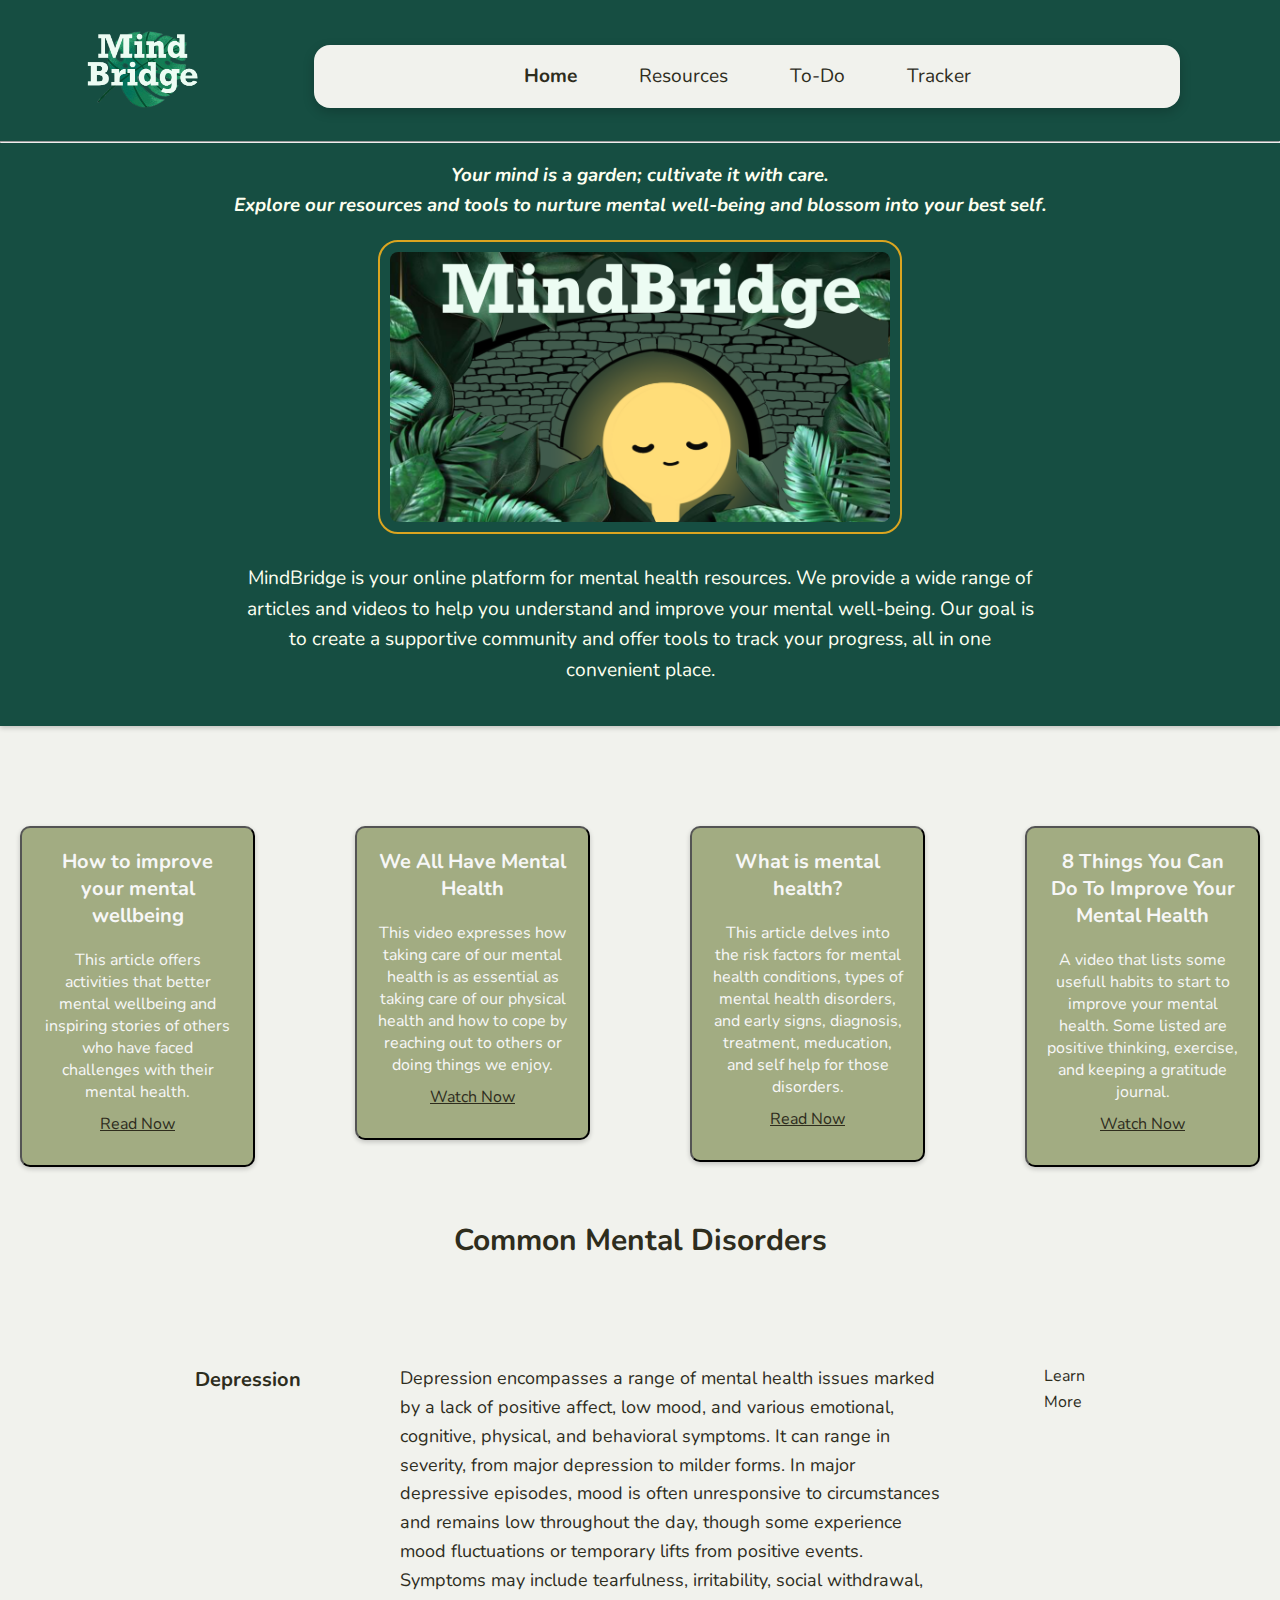
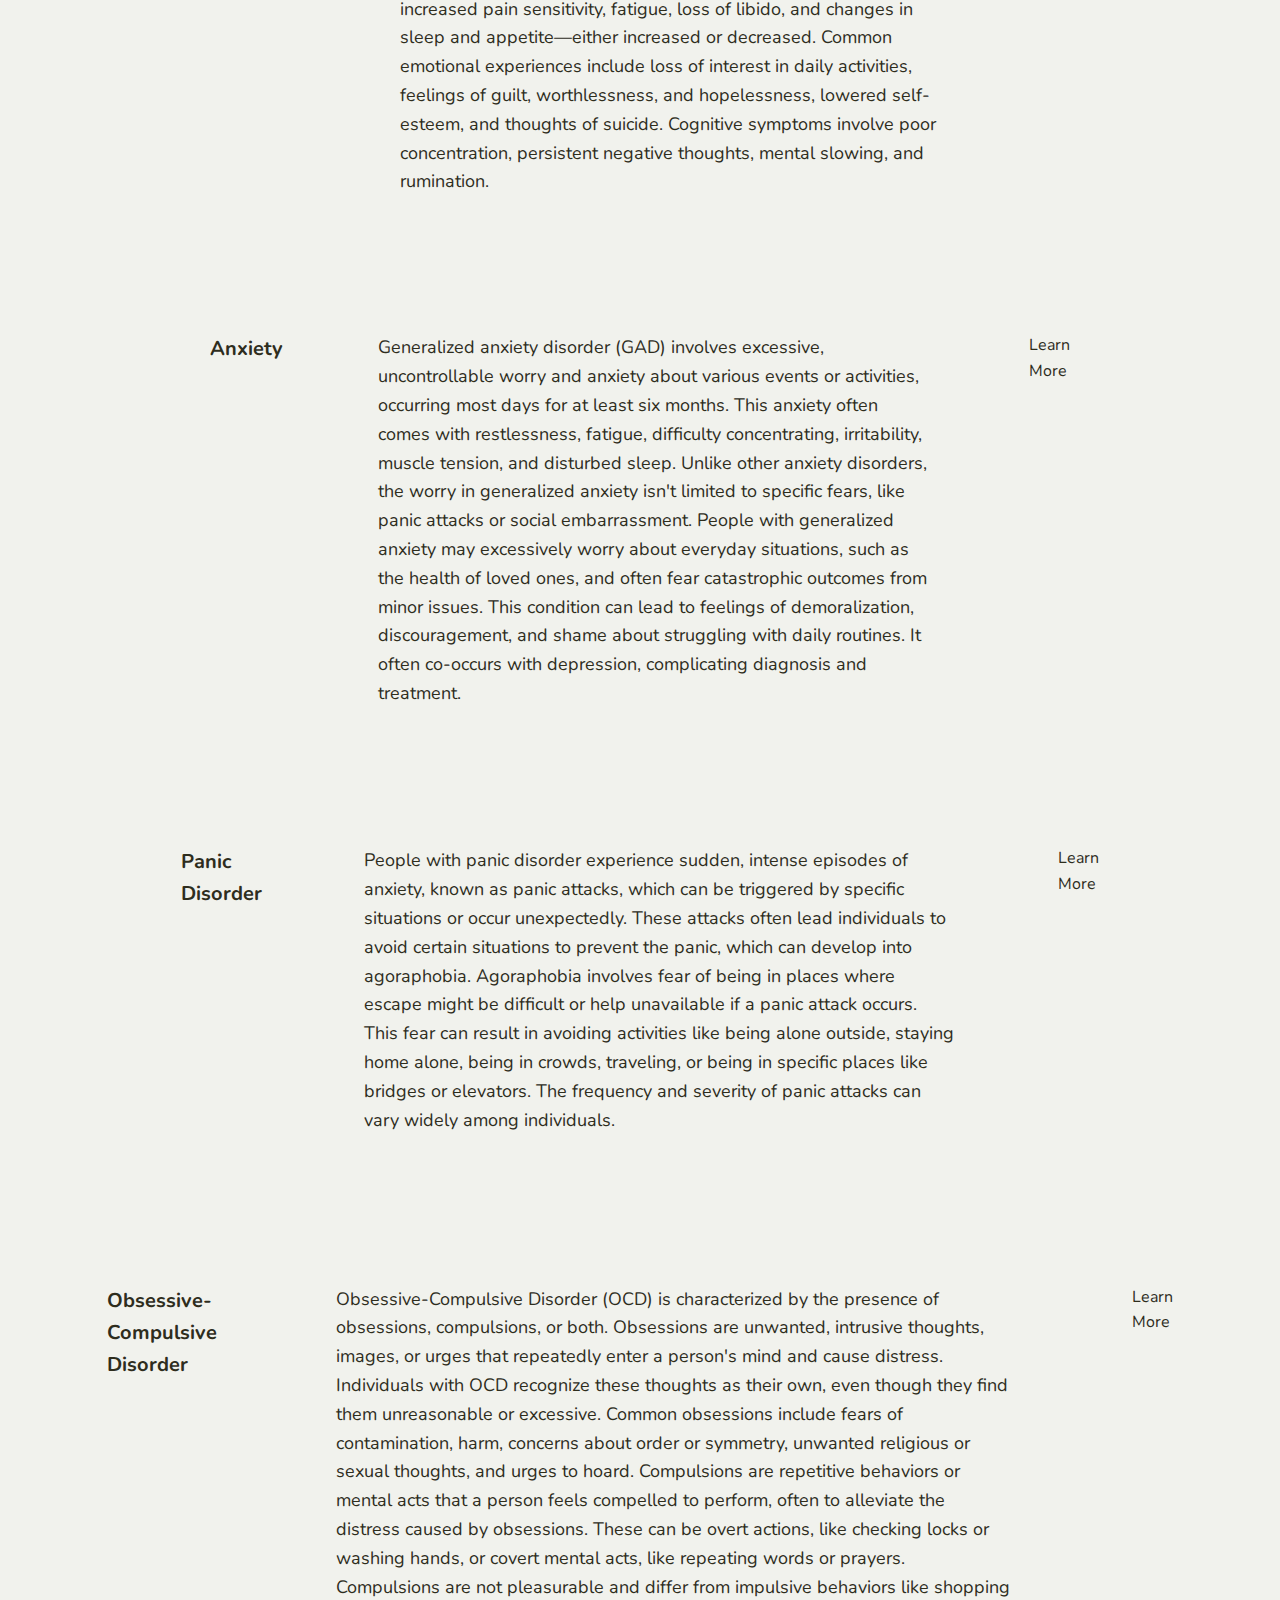
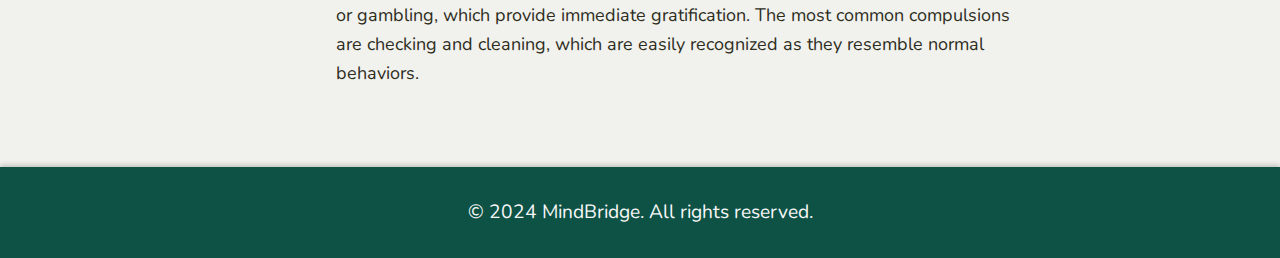
<file: index.html>
<!DOCTYPE html>
<html lang="en">

<head>
    <meta charset="UTF-8">
    <meta name="viewport" content="width=device-width, initial-scale=1.0">
    <link rel="stylesheet" href="style.css">
    <script src="https://code.jquery.com/jquery-3.4.1.min.js"></script>

    <title>MindBridge</title>

    <style>
    @import url('https://fonts.googleapis.com/css2?family=Nunito:ital,wght@0,200..1000;1,200..1000&family=Playwrite+BR:wght@100..400&display=swap');
    </style>
    
</head>

<body>
    <header>

        <!--logo  -->
        <div class="container">
            <div>
                <img id="logo-image" src="logo.png" alt="MindBridge Logo">
            </div>
            <!-- menu  -->

            <nav class="navbar">
                <ul class="nav links">
                    <li class="nav-link">
                        <a class = "current" href="#index.html">Home</a>
                    </li>
                    <li class="nav-link resources">
                        <a href="#resources.html">Resources</a>
                        <ul class="drop-down">
                            <li class="dropDownItem"><a href="articles/articles.html"> Articles </a></li>
                            <li class="dropDownItem"><a href="videos/videos.html"> Videos </a> </li>
                            <li class="dropDownItem"> <a href=channels/channels.html> Channels </a> </li>
                            <li class="dropDownItem"> <a href=stories/stories.html> Stories </a> </li>

                        </ul>
                    </li>
                    
                    <li class="nav-link goals">
                        <a href="goals/goals.html">To-Do</a>
                    </li>
                    <li class="nav-link tracker">
                        <a href="#tracker.html">Tracker</a>
                        <ul class="dropDownTracker">
                            <li class="dropDownTrackerItem"><a href="calender/calender.html"> Calendar </a></li>
                            <li class="dropDownTrackerItem"><a href="notes/notes.html"> Notes </a> </li>

                        </ul>

                    </li>
                </ul>

            </nav>
        </div>


        </div>


        <hr/>


        <h3><i>Your mind is a garden; cultivate it with care.<br> Explore our resources and tools to nurture mental
                well-being and blossom into your best self.</i></h3>
        <div id="bannerWrap"><img id="banner-image" src="banner.png" alt="MindBridge Banner"></div>
        <p>MindBridge is your online platform for mental health resources. We provide a wide range of articles and
            videos to help you understand and improve your mental well-being. Our goal is to create a supportive
            community and offer tools to track your progress, all in one convenient place.</p>
    </header>

 <!--  the reason it looks hard is bc of the nav bar, tahst copied and apsted on all of them  -->

    <main>
        <section id="resources">
            <a href="https://www.mind.org.uk/information-support/tips-for-everyday-living/wellbeing/" target="_blank">
                <button class="resource-box">
                    <h3>How to improve your mental wellbeing</h3>
                    <p>This article offers activities that better mental wellbeing and inspiring stories of others who
                        have faced challenges with their mental health. 
                        <p class="readnow"> Read Now </p>
                    </p>
                </button>
            </a>
            <a href="https://youtu.be/DxIDKZHW3-E?feature=shared" target="_blank">
                <button class="resource-box">
                    <h3>We All Have Mental Health</h3>
                    <!-- like this is how u make text rlly easy -->
                    <p>This video expresses how taking care of our mental health is as essential as taking care of our
                        physical health and how to cope by reaching out to others or doing things we enjoy.
                    <p class="watchnow"> Watch Now </p>
                    </p>
                </button>
            </a>
            <a href="https://www.medicalnewstoday.com/articles/154543" target="_blank">
                <!--  this is how u make a link below is a button rlly easy I swear-->
                <button class="resource-box">
                    <h3>What is mental health?</h3>
                    <p>This article delves into the risk factors for mental health conditions, types of mental health
                        disorders, and early signs, diagnosis, treatment, meducation, and self help for those disorders.
                    <p class="readnow"> Read Now </p>
                    </p>
                </button>
            </a>
            <a href="https://youtu.be/3QIfkeA6HBY?feature=shared" target="_blank">
                <button class="resource-box">
                    <h3>8 Things You Can Do To Improve Your Mental Health</h3>
                    <p>A video that lists some usefull habits to start to improve your mental health. Some listed are
                        positive thinking, exercise, and keeping a gratitude journal.
                        <p class="watchnow"> Watch Now </p>
                    </p>
                </button>
            </a>
        </section>
    </main>

        <h3 class="title2"> Common Mental Disorders  </h3>
     <div class= "disorders">
    <div class="depression"> 
        <h3> Depression </h3>
        <p> Depression encompasses a range of mental health issues marked by a lack of positive affect, low mood, and various emotional, cognitive, physical, and behavioral symptoms. It can range in severity, from major depression to milder forms. In major depressive episodes, mood is often unresponsive to circumstances and remains low throughout the day, though some experience mood fluctuations or temporary lifts from positive events.

        Symptoms may include tearfulness, irritability, social withdrawal, increased pain sensitivity, fatigue, loss of libido, and changes in sleep and appetite—either increased or decreased. Common emotional experiences include loss of interest in daily activities, feelings of guilt, worthlessness, and hopelessness, lowered self-esteem, and thoughts of suicide. Cognitive symptoms involve poor concentration, persistent negative thoughts, mental slowing, and rumination.</p>
        <a href ="https://www.psychiatry.org/patients-families/depression/what-is-depression"> Learn More </a>
        </div>

    <div class="depression">
    <h3> Anxiety </h3>
    <p> Generalized anxiety disorder (GAD) involves excessive, uncontrollable worry and anxiety about various events or activities, occurring most days for at least six months. This anxiety often comes with restlessness, fatigue, difficulty concentrating, irritability, muscle tension, and disturbed sleep. Unlike other anxiety disorders, the worry in generalized anxiety isn't limited to specific fears, like panic attacks or social embarrassment.

    People with generalized anxiety may excessively worry about everyday situations, such as the health of loved ones, and often fear catastrophic outcomes from minor issues. This condition can lead to feelings of demoralization, discouragement, and shame about struggling with daily routines. It often co-occurs with depression, complicating diagnosis and treatment. </p> 
    <a href = "https://www.nimh.nih.gov/health/topics/anxiety-disorders"> Learn More </a>
    </div>

<div class="depression"> 
<h3> Panic Disorder </h3>
<p> People with panic disorder experience sudden, intense episodes of anxiety, known as panic attacks, which can be triggered by specific situations or occur unexpectedly. These attacks often lead individuals to avoid certain situations to prevent the panic, which can develop into agoraphobia. Agoraphobia involves fear of being in places where escape might be difficult or help unavailable if a panic attack occurs. This fear can result in avoiding activities like being alone outside, staying home alone, being in crowds, traveling, or being in specific places like bridges or elevators. The frequency and severity of panic attacks can vary widely among individuals. </p>
<a href = "https://www.nhs.uk/mental-health/conditions/panic-disorder/"> Learn More </a>
</div>

<div class="depression">
    <h3> Obsessive-Compulsive Disorder </h3>
    <p> Obsessive-Compulsive Disorder (OCD) is characterized by the presence of obsessions, compulsions, or both. Obsessions are unwanted, intrusive thoughts, images, or urges that repeatedly enter a person's mind and cause distress. Individuals with OCD recognize these thoughts as their own, even though they find them unreasonable or excessive. Common obsessions include fears of contamination, harm, concerns about order or symmetry, unwanted religious or sexual thoughts, and urges to hoard.

    Compulsions are repetitive behaviors or mental acts that a person feels compelled to perform, often to alleviate the distress caused by obsessions. These can be overt actions, like checking locks or washing hands, or covert mental acts, like repeating words or prayers. Compulsions are not pleasurable and differ from impulsive behaviors like shopping or gambling, which provide immediate gratification. The most common compulsions are checking and cleaning, which are easily recognized as they resemble normal behaviors. </p>
    <a href = "https://www.mayoclinic.org/diseases-conditions/obsessive-compulsive-disorder/symptoms-causes/syc-20354432"> Learn More </a>

</div>
         </div>   

    <footer>
        <p>© 2024 MindBridge. All rights reserved.</p>
    </footer>
</body>

</html>
</file>
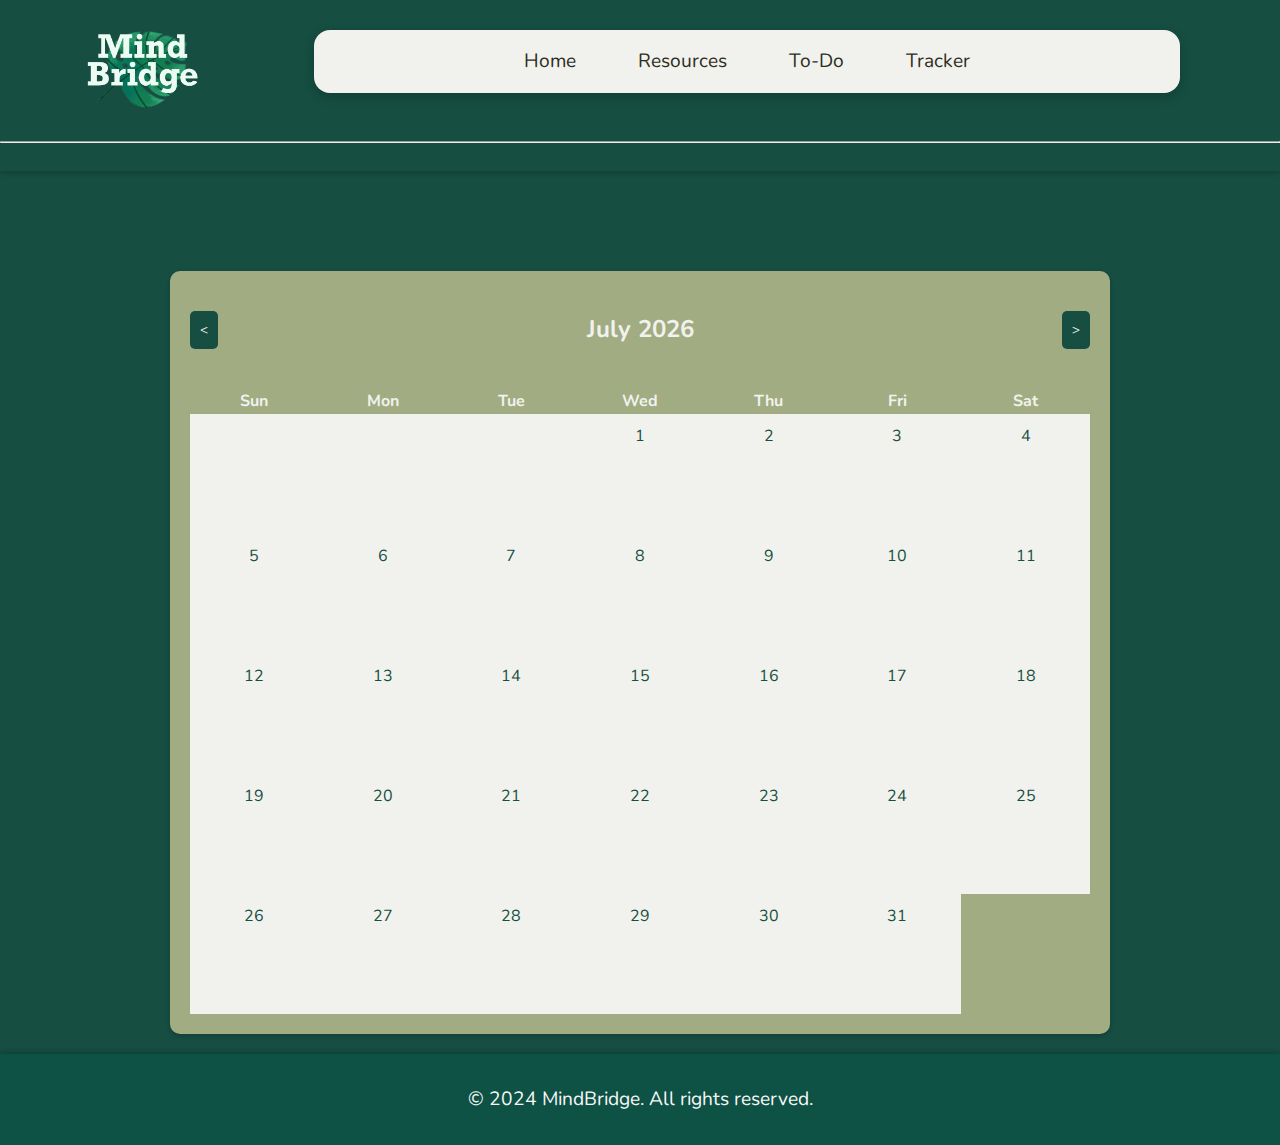
<file: calender/calender.html>
<!DOCTYPE html>
<html lang="en">
<head>
  <meta charset="UTF-8">
  <meta name="viewport" content="width=device-width, initial-scale=1.0">
  <title>Calendar</title>
  <link rel="stylesheet" href="calender.css">
  <style>
      @import url('https://fonts.googleapis.com/css2?family=Nunito:ital,wght@0,200..1000;1,200..1000&family=Playwrite+BR:wght@100..400&display=swap');
  </style>

</head>
<body>
  <header>
     <!-- menu bar start  -->
            <!--logo  -->
               <div class="container">
                <div>
                    <img id="logo-image" src="../logo.png" alt="MindBridge Logo">
                </div>
                <!-- menu  -->
    <!-- class = "current" -->
                <nav class="navbar">
                    <ul class="nav links"> 
                    <li class="nav-link"> 
                            <a href="../index.html">Home</a>   
                    </li>
                    <li class="nav-link resources"> 
                            <a href="#resources.html">Resources
                            </a>
                        <ul class="drop-down">
                            <li class = "dropDownItem"><a href = "../articles/articles.html"> Articles </a></li>
                            <li class = "dropDownItem"><a href = "../videos/videos.html"> Videos </a>  </li>
                            <li class = "dropDownItem"> <a href = "../channels/channels.html">Channels </a> </li>
                            <li class = "dropDownItem"> <a href = "../stories/stories.html"> Stories </a> </li>
                        </ul>
                        </li>
                    <li class="nav-link"> 
                            <a href="../goals/goals.html">To-Do</a>  
                        </li>
                    <li class="nav-link tracker"> 
                            <a href="#tracker.html">Tracker</a>
                        <ul class="dropDownTracker">
                            <li class = "dropDownTrackerItem"><a class = "current" href = "#calender.html"> Calendar </a></li>
                            <li class = "dropDownTrackerItem"><a href = "../notes/notes.html"> Notes </a>  </li>
                        </ul>
                        </li>
                    </ul>
                </nav>
                </div>
            </div>
            <hr/>

          <!-- menu bar end -->
  </header>

  <main>
    <div id="calendar-container">
      <div class="calendar-header">
        <button id="prevMonth">&lt;</button>
        <h2 id="monthYear"></h2>
        <button id="nextMonth">&gt;</button>
      </div>
      <div class="days-of-week">
        <div>Sun</div>
        <div>Mon</div>
        <div>Tue</div>
        <div>Wed</div>
        <div>Thu</div>
        <div>Fri</div>
        <div>Sat</div>
      </div>
      <div class="calendar-days" id="calendarDays">
        <!-- Days will be dynamically generated -->
      </div>
    </div>

    <div id="eventModal" class="modal">
      <div class="modal-content">
        <span class="close">&times;</span>
        <h2>Add Event</h2>
        <form id="eventForm">
          <label for="eventDate">Date:</label>
          <input type="text" id="eventDate" name="eventDate" readonly>
          <label for="eventTitle">Event Title:</label>
          <input type="text" id="eventTitle" name="eventTitle" required>
          <button type="submit">Add Event</button>
        </form>
      </div>
    </div>
  </main>

  <footer>
    <p>&copy; 2024 MindBridge. All rights reserved.</p>
  </footer>

  <script src="calender.js"></script>
</body>
</html>
</file>
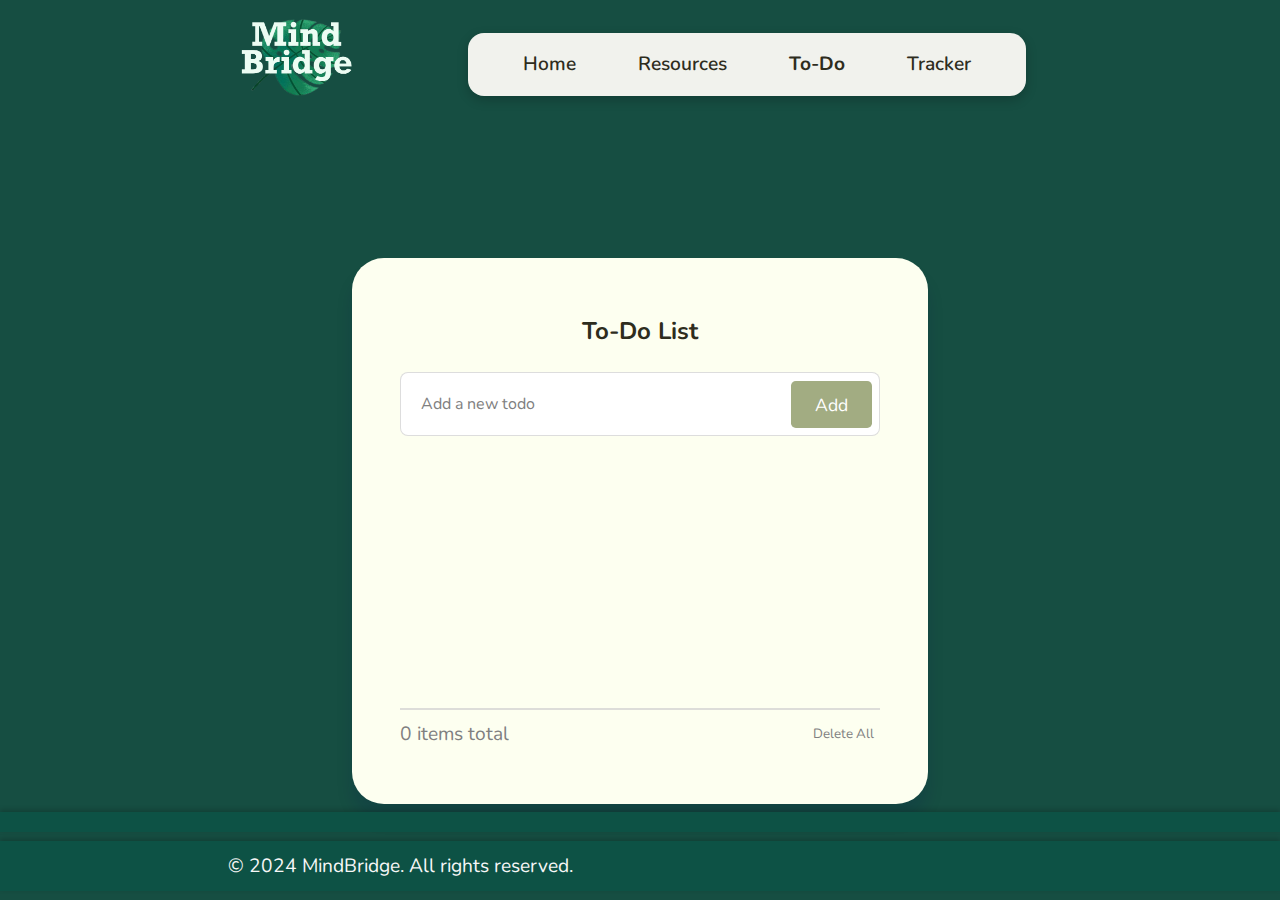
<file: goals/goals.html>
<!DOCTYPE html>
<html lang="en">

<head>
    <meta charset="UTF-8">
    <meta name="viewport" content="width=device-width, initial-scale=1.0">
    <title>goals</title>
    <link rel="stylesheet" href="goals.css">
    <style>
        @import url('https://fonts.googleapis.com/css2?family=Nunito:ital,wght@0,200..1000;1,200..1000&family=Playwrite+BR:wght@100..400&display=swap');
    </style>

</head>

<body>
     <!-- menu bar start  -->
            <!--logo  -->
               <div class="container">
                <div>
                    <img id="logo-image" src="../logo.png" alt="MindBridge Logo">
                </div>
                <!-- menu  -->
    <!-- class = "current" -->
                <nav class="navbar">
                    <ul class="nav links"> 
                    <li class="nav-link"> 
                            <a href="../index.html">Home</a>   
                    </li>
                    <li class="nav-link resources"> 
                            <a href="#resources.html">Resources
                            </a>
                        <ul class="drop-down">
                            <li class = "dropDownItem"><a href = "../articles/articles.html"> Articles </a></li>
                            <li class = "dropDownItem"><a href = "../videos/videos.html"> Videos </a>  </li>
                            <li class = "dropDownItem"> <a href = "../channels/channels.html">Channels </a> </li>
                            <li class = "dropDownItem"> <a href = "../stories/stories.html"> Stories </a> </li>
                        </ul>
                        </li>
                    <li class="nav-link"> 
                            <a class = "current" href="#goals.html">To-Do</a>  
                        </li>
                    <li class="nav-link tracker"> 
                            <a href="#tracker.html">Tracker</a>
                        <ul class="dropDownTracker">
                            <li class = "dropDownTrackerItem"><a href = "../calender/calender.html""> Calendar </a></li>
                            <li class = "dropDownTrackerItem"><a href = "../notes/notes.html"> Notes </a>  </li>
                        </ul>
                        </li>
                    
                    </ul>
                </nav>
                </div>
            </div>

          <!-- menu bar end -->
    <header>



    </header>
    <section class="todo">
        <h2> To-Do List</h2>
        <div class="input">
            <input type="text" class="input-field" id="todoInput" placeholder="Add a new todo" />
            <button class="btn"> Add </button>
        </div>
        <ul class="scroll">
            <li id="todoList" </li>
        </ul>
        <div>
            <hr class="counter" />
            <div class="counter-container">
                <p> <span id="todoCount"> 0 </span> items total</p>
                <button id="deleteButton"> Delete All </button>
            </div>
        </div>
    </section>
    <footer>



    </footer>
    <footer>
        <p>© 2024 MindBridge. All rights reserved.</p>
      </footer>
    <script src="goals.js"></script>
</body>

</html>
</file>
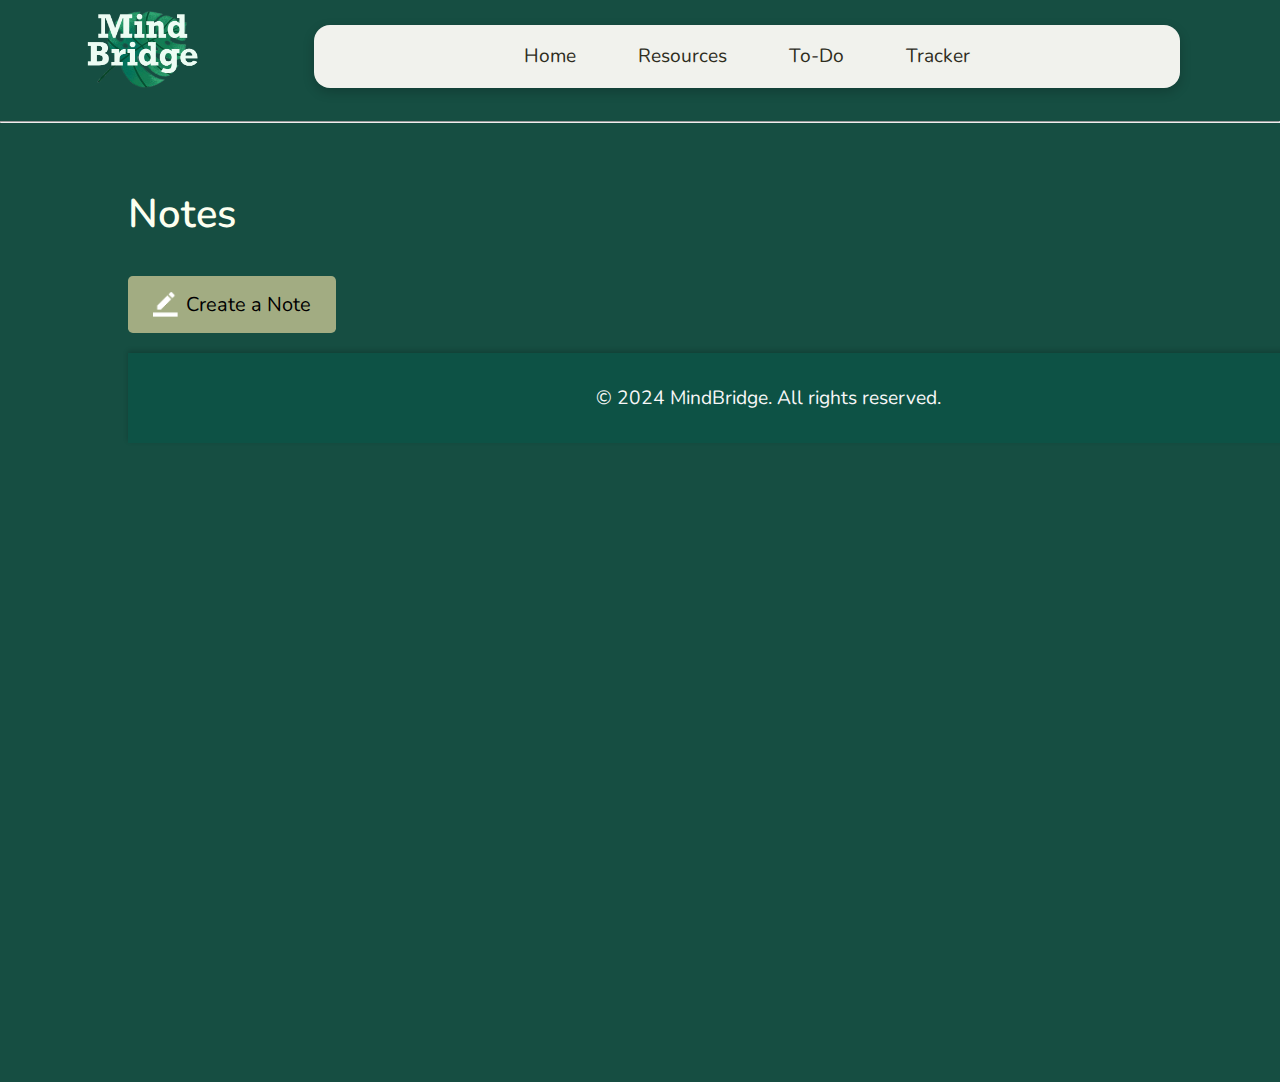
<file: notes/notes.html>
<!DOCTYPE html>
        <html>
        <head>
          <meta charset="utf-8">
          <meta name="viewport" content="width=device-width">
          <title>notes</title>
          <link href="notes.css" rel="stylesheet" type="text/css" />
            <style>
                @import url('https://fonts.googleapis.com/css2?family=Nunito:ital,wght@0,200..1000;1,200..1000&family=Playwrite+BR:wght@100..400&display=swap');
            </style>

        </head>
        <body>
             <!-- menu bar start  -->
                    <!--logo  -->
                       <div class="container">
                        <div>
                            <img id="logo-image" src="../logo.png" alt="MindBridge Logo">
                        </div>
                        <!-- menu  -->
            <!-- class = "current" -->
                        <nav class="navbar">
                            <ul class="nav links"> 
                            <li class="nav-link"> 
                                    <a href="../index.html">Home</a>   
                            </li>
                            <li class="nav-link resources"> 
                                    <a href="#resources.html">Resources
                                    </a>
                                <ul class="drop-down">
                                    <li class = "dropDownItem"><a href = "../articles/articles.html"> Articles </a></li>
                                    <li class = "dropDownItem"><a href = "../videos/videos.html"> Videos </a>  </li>
                                    <li class = "dropDownItem"> <a href = "../channels/channels.html">Channels </a> </li>
                                    <li class = "dropDownItem"> <a href = "../stories/stories.html"> Stories </a> </li>
                                </ul>
                                </li>
                            <li class="nav-link"> 
                                    <a href="../goals/goals.html">To-Do</a>  
                                </li>
                            <li class="nav-link tracker"> 
                                    <a href="#tracker.html">Tracker</a>
                                <ul class="dropDownTracker">
                                    <li class = "dropDownTrackerItem"><a href = "../calender/calender.html""> Calendar </a></li>
                                    <li class = "dropDownTrackerItem"><a class = "current" href = "#notes.html"> Notes </a>  </li>
                                </ul>
                                </li>
                            </ul>
                        </nav>
                        </div>
                    </div>
                    <hr/>

                  <!-- menu bar end -->
    
  </header>
<div class="notes">
    <h1> Notes </h1>
    <button class= "btn"> <img src="edit.png"> Create a Note </button>
    <div class="notes-container">
        <!-- <p contenteditable="true" class="input-box"> <img src= "delete.png"</p> -->
</div>
    <footer>
        <p>© 2024 MindBridge. All rights reserved.</p>
      </footer>
<script src= "notes.js"> </script>            
        </body>
</file>
<file: style.css>
/* colors we can use */
/* 
black #2E2D1D
dark green #0C3C01
lighter green #5B6D49
lightest green #A2AC82
white #F1F2ED
our green #0A3D3A
creme #fdfff0
*/

@keyframes slide-in {
  0% {transform: translateY(-100%);}
  100% {transform: translateY(0);}
}
@keyframes slide-right {
  0% {transform: translateX(-100%);}
  100% {transform: translateX(0);}
}

@keyframes slide-left {
  0% {transform: translateX(100%);}
  100% {transform: translateX(0);}
}

@keyframes slide-down {
  0% {transform: translateY(-50%);}
  100% {transform: translateY(0);}
}

body {
  font-family: 'Nunito', sans-serif;
  margin: 0;
  padding: 0;
  background-color: #F1F2ED;
  color: #fdfff0;
  line-height: 1.6;
}

header {
  text-align: center;
  padding: 20px 0;
  background-color: #164E42;
  box-shadow: 0 2px 5px rgba(0, 0, 0, 0.2);
  margin-bottom: 80px;
}

.navbar .nav-link {
  font-weight: normal; /* Ensure normal font weight for nav links */
}


#logo-image {
  width: 150px;
  padding-left: 4rem;
  display: flex;
  animation: slide-in 2s forwards;
}

h1 {
  margin: 0;
  font-size: 2.5em;
  font-weight: 600;
}

p {
  margin: 20px auto;
  max-width: 800px;
  font-size: 1.2em;
}

nav {
  background-color: #0A3D3A;
  padding: 10px 0;
  width: 100%;
  box-shadow: 0 2px 5px rgba(0, 0, 0, 0.2);
  z-index: 1000;
  animation: slide-in 2s forwards;

}

nav ul {
  list-style: none;
  margin: 0;
  padding: 0;
  display: flex;
  justify-content: center;
}

nav ul li {
  margin: 0 15px;
}

nav ul li a {
  color: #2E2D1D;;
  text-decoration: none;
  font-size: 1.2em;
  transition: color 0.2s;
}


main {
  padding: 20px;
  margin-top: 80px;
  display: flex;
  flex-direction: column;
  align-items: center;
}

#resources {
  max-width: 5000px;
  display: flex;
  grid-template-columns: repeat(auto-fill, minmax(250px, 1fr));
  gap: 100px;
   
  
}

.resource-box {
  background-color: #A2AC82;
  border-radius: 10px;
  box-shadow: 0 2px 5px rgba(0, 0, 0, 0.2);
  padding: 20px;
  text-align: center;
  color: #F7F7F7;
  transition: transform 0.2s, box-shadow 0.2s;
}

.resource-box:hover {
  transform: scale(1.05);
  box-shadow: 0 4px 10px rgba(0, 0, 0, 0.3);
  
}

.resource-box h3 {
  margin-top: 0;
  font-size: 1.5em;
}

.resource-box p {
  margin: 10px 0;
}

a {
  color: #DAA520;
  text-decoration: none;
}


footer {
  background-color: #0D5245;
  color: #F7F7F7;
  text-align: center;
  padding: 10px 0;
  width: 100%;
  box-shadow: 0 -2px 5px rgba(0, 0, 0, 0.2);
}


.menu{
  display: flex;
  justify-content: space-evenly;
  align-items: center;
  max-width: 85% ;
  margin: auto;
  color: #fdfff0;
}

#banner-image{
width: 500px;
object-fit: cover;
justify-content: center;
margin: auto;
  border: 2px solid #DAA520;
  border-radius: 20px;
  padding: 10px;
  display: inline-block;
  animation: slide-in 2s forward;
}

.container{
display: flex;
color: #2E2D1D;
}

.navbar{
background: #F1F2ED;
margin: auto;
padding: 0.5rem 1.5rem;
  margin-left: 100px;
  margin-right: 100px;
border-radius: 1rem;
box-shadow: 0 4px 12px rgba(0, 0, 0, 0.2);
color: #2E2D1D;
  
}

.nav-links{
  display: flex;
  gap: 2rem
}

.nav-link, .drop-down li{
list-style: none;
height: 100%;
padding: 0.5rem 1rem;
font-weight: 600;
cursor: pointer; 
}

a{
text-decoration: none;
color: currentColor;
}

.drop-down{
position: absolute;
padding: 0.5rem 0;
flex-direction: column;
margin: 0.5rem -0.5rem;
background: #A2AC82;
box-shadow: 0 4px 12px rgba(0, 0, 0, 0.2);
border-radius: 0.5rem;
width: 150px;
display: none;
}

.nav-link:hover{
background-color: #A2AC82;
  border-radius: 0.5rem;
transition: 0.3s;
}
.resources:hover .drop-down{
  display:block;
transition-duration: 1s;
}

.dropDownItem:hover{
  text-decoration: underline;
}

/*tracker test drop down  */

.nav-link, .dropDownTracker li{
list-style: none;
height: 100%;
padding: 0.5rem 1rem;
font-weight: 600;
cursor: pointer; 
}

.tracker:hover .dropDownTracker{
  display:block;
transition-duration: 1s;
}

.dropDownTracker{
position: absolute;
padding: 0.5rem 0;
flex-direction: column;
margin: 0.5rem -0.5rem;
background: #A2AC82;
box-shadow: 0 4px 12px rgba(0, 0, 0, 0.2);
border-radius: 0.5rem;
width: 150px;
display: none;
}
.dropDownTrackerItem :hover{
  text-decoration: underline;
}

.watchnow{
text-decoration: underline;
  color: #2E2D1D ;
cursor: pointer;
}

.readnow{
text-decoration: underline;
color: #2E2D1D;
cursor: pointer
}

.readnow:hover{
color: #DAA520
}
.watchnow:hover{
color: #DAA520
}

.title2{
color: #2E2D1D; 
font-size: 30px;
display: flex;
justify-content: center;
}

.depression h3{
color: #2E2D1D;
font-size: 20px;
display: flex;
justify-content: left;
margin: 5%
}

.depression p{
  color: #2E2D1D;
  font-size: 18px;
  display: flex;
  justify-content: left;
  margin: 5%;
  font-weight: 400;
  }

.depression{
  margin: auto;
  padding: 20px;
  display: flex;
  border-bottom: 10px;
}

.depression a{
  color: #2E2D1D;
  display: flex;
  justify-content: bottom;
  margin: 5%;
  font-weight: 400;
}

.depression a:hover{
  color: #DAA520;
  text-decoration: underline;
}

.disorders{
display: flex;
justify-content: space-evenly;
flex-direction: column;
margin-top: 4px;
}


.current {
  font-weight: bold;

}
button, input, select, textarea {
  font-family: inherit;
}

/* Ensure the card itself inherits too (belt-and-suspenders) */
.resource-box {
  font-family: inherit;
}
</file>
<file: calender/calender.css>
@import url("https://fonts.googleapis.com/css2?family=Roboto:wght@400;700&display=swap");
@import url("../style.css");

body {
  background-color: #164E42;
  color: #F1F2ED;
  font-family: Nunito, sans-serif;
  margin: 0;
  padding: 0;
}

header {
  background-color: #164E42;
  box-shadow: 0 2px 5px rgba(0, 0, 0, 0.2);
  padding: 20px 0;
  text-align: center;
}

#logo-image {
  width: 150px;
}

.navbar {
  margin-top: 10px;
}

.nav-links {
  display: flex;
  justify-content: center;
  list-style-type: none;
  padding: 0;
  margin: 0;
}

.nav-links li {
  margin: 0 15px;
}

.nav-links a {
  color: #F1F2ED;
  text-decoration: none;
  font-weight: bold;
}

.nav-links a:hover {
  color: #DAA520;
  transition: 0.3s;
}

main {
  display: flex;
  flex-direction: column;
  align-items: center;
  padding: 20px;
}

#calendar-container {
  background-color: #A2AC82;
  border-radius: 10px;
  box-shadow: 0 2px 5px rgba(0, 0, 0, 0.2);
  padding: 20px;
  max-width: 900px;
  width: 100%;
}

.calendar-header {
  display: flex;
  justify-content: space-between;
  align-items: center;
  margin-bottom: 20px;
}

.calendar-header button {
  background-color: #164E42;
  border: none;
  color: #F1F2ED;
  cursor: pointer;
  padding: 10px;
  border-radius: 5px;
}

.calendar-header button:hover {
  background-color: #0D5245;
}

#monthYear {
  font-size: 1.5rem;
}

.days-of-week, .calendar-days {
  display: grid;
  grid-template-columns: repeat(7, 1fr);
  text-align: center;
}

.days-of-week div {
  font-weight: bold;
}

.day {
  background-color: #F1F2ED;
  color: #164E42;
  cursor: pointer;
  min-height: 100px;
  padding: 10px;
  position: relative;
}

.day:hover {
  background-color: #DAA520;
}

.event {
  background-color: #164E42;
  border-radius: 3px;
  color: #F1F2ED;
  font-size: 0.8rem;
  margin-top: 5px;
  padding: 2px 5px;
}

.delete-btn {
  background: none;
  border: none;
  color: #DAA520;
  cursor: pointer;
  font-size: 0.8rem;
  margin-left: 5px;
  padding: 2px;
}

.delete-btn:hover {
  color: #FF4500;
}

.modal {
  display: none;
  position: fixed;
  left: 0;
  top: 0;
  width: 100%;
  height: 100%;
  background-color: rgba(0, 0, 0, 0.5);
  overflow: auto;
  padding-top: 60px;
}

.modal-content {
  background-color: #164E42; /* Match header background color */
  border-radius: 10px;
  color: #F1F2ED; /* Match body text color */
  margin: 5% auto;
  padding: 20px;
  width: 80%;
  max-width: 500px;
}

.modal-content h2 {
  font-size: 1.5rem;
  margin-bottom: 20px;
}

.modal-content label {
  display: block;
  margin: 10px 0 5px;
  font-weight: bold;
}

.modal-content input[type="text"] {
  width: calc(100% - 20px);
  padding: 10px;
  border: 1px solid #F1F2ED;
  border-radius: 5px;
  margin-bottom: 15px;
  font-size: 1rem;
  color: #164E42;
  background-color: #F1F2ED;
}

.modal-content button[type="submit"] {
  background-color: #DAA520;
  border: none;
  color: #164E42;
  cursor: pointer;
  padding: 10px;
  border-radius: 5px;
  font-size: 1rem;
  font-weight: bold;
}

.modal-content button[type="submit"]:hover {
  background-color: #F1F2ED;
  color: #DAA520;
}

footer {
  background-color: #0D5245;
  box-shadow: 0 -2px 5px rgba(0, 0, 0, 0.2);
  color: #F7F7F7;
  padding: 10px 0;
  text-align: center;
}
</file>
<file: goals/goals.css>
@import url("../style.css");

body {
  background-color: #164E42;
}

header {
  text-align: center;
  padding: 20px 0px;
  background-color: #164E42;
  box-shadow: 0 2px 5px rgba(0, 0, 0, 0.2);
  margin-bottom: 80px;
}


body{
background-color:#164E42 ;
margin: 0;
height: 100vh;
display: flex;
flex-direction: column;
justify-content: space-evenly; 
align-items: center;
}

.btn{
  color: white;
  font-size: 1.1rem;
  padding: 0.7rem 1.5rem;
  border-radius: 0.3rem;
  background-color: #A2AC82;
  border: none;
  position: absolute;
  right: 0.5rem;
  bottom: 0.5rem;
}

h1, h2, h3, h4, h5, h6, p{
  margin: 0;
} 
/* Todo Container */
.todo{
  display: flex;
  flex-direction: column;
  justify-content: space-around;
  border-radius: 2rem;
  background: #fdfff0;
  padding: 3rem;
  height: 50%;
  width: 50%;
  box-shadow: 0 1rem 1rem rgba(0, 23, 71, 0.15);
  max-width: 30rem;
}

h2{
font-family: 'Nunito', sans-serif;
height: 3rem;
color: #2E2D1D;
text-align: center;
}
.input{
position: relative;
  display: flex; 
}

.input-field{
  width: 100%;
  border: 0.06rem solid #d2d2d2bf;
  border-radius: 0.5rem;
  padding: 1.25rem;
  font-size: 1rem;
}

input[type="text"]::placeholder{
  color: gray
}

.todo-container{
  display: flex;
  gap: 1rem;
}

ul{
  padding: 0;
  margin: 0;
  overflow-y: scroll;
}

li{
  display: flex;
  flex-direction: column;
  gap: 1.2rem;
  padding: 1.3rem;
}

#todoList p{
display: flex;
  gap: 1rem;
  color: #2E2D1D;
  align-items: center;
  font-family: 'Nunito', sans-serif;
  font-size: 0.9rem;
  }

#todoList.disabled{
  color: #8f98a8
}

.disabled{
display: flex;
text-decoration: line-through;
}

input[type="checkbox"] {
  appearance: none;
  -webkit-appearance: none;
  -moz-appearance: none;
  cursor: pointer;
}

input[type="checkbox"]::before{
  content: "\2713";
  display: inline-block;
  width: 2rem;
  height: 2rem;
  font-size: 1.7rem;
  text-align: center;
  border: 0.06rem solid #d2d2d2bf;
  border-radius: 50%;
  color: transparent;
}

input[type="checkbox"]:checked::before{
 color: #fdfff0;
  background-color: #5B6D49;
  border: 0.06rem solid #5B6D49;
  border-radius: 50%;
}

.counter{
  border: 0.06rem solid #d2d2d2bf;
}

.counter-container{
  height: 2rem;
  display: flex;
  justify-content: space-between;
  color: gray;
}

.counter-container p {
align-self: center;
}

.counter-container button{
  border: none; 
  background-color: transparent;
  color: gray;
  font-family: 1rem;
}

.footer{
  display: flex;
  gap: 0.7rem;
  color: #fdfff0; 
}

.scroll{
  height: 15rem;
  scrollbar-width: thin;
}

.scroll::-webkit-scrollbar{
  width: 0.6rem;
}

.scroll::-webkit-scrollbar-thumb{
  background-color: #5B6D49 ;
  border-radius: 0.5rem;
}
.scroll::-webkit-scrollbar-track{
  display: none;
  
}

#logo-image {
  width: 150px;
  padding-left: 4rem;
  display: flex;
}

/* .navbar {
  background: #F1F2ED;
  margin: auto;
  padding: 0.5rem 1.5rem;
  margin-left: 100px;
  margin-right: 100px;
  border-radius: 1rem;
  box-shadow: 0 4px 12px rgba(0, 0, 0, 0.2);
} */

.navbar .nav-link, .drop-down li {
  list-style: none;
  padding: 0.5rem 1rem;
  font-weight: 600;
  cursor: pointer; 
}

.navbar .nav-link:hover, .resources:hover .drop-down {
  display: block;
  background-color: #A2AC82;
  border-radius: 0.5rem;
  transition: 0.3s;
}

.navbar .drop-down {
  position: absolute;
  padding: 0.5rem 0;
  flex-direction: column;
  margin: 0.5rem -0.5rem;
  background: #A2AC82;
  box-shadow: 0 4px 12px rgba(0, 0, 0, 0.2);
  border-radius: 0.5rem;
  width: 150px;
  display: none;
}
</file>
<file: notes/notes.css>
@import url("../style.css");

body {
  background-color: #164E42;
}

header {
  text-align: center;
  padding: 20px 0;
  background-color: #164E42;
  box-shadow: 0 2px 5px rgba(0, 0, 0, 0.2);
  margin-bottom: 80px;
}


#logo-image {
  width: 150px;
  padding-left: 4rem;
  display: flex; 
}


.notes{
width: 100%;
min-height: 100vh;
padding-top: 4%;
padding-left: 10%;  
}

.notes h1{
display: flex;
align-items: center;
font-weight: 600;
}

.notes button img{
width: 25px;
margin-right: 8px;
}

.notes button {
  display: flex;
  align-items: center;
  background: #A2AC82;
  font-size: 20px;
  outline: 0;
  border: 0;
  border-radius: 0.3rem;
  padding: 15px 25px;
  margin: 30px 0 20px;
  cursor: pointer;
}

.input-box{
position: relative;
width: 100%;
max-width: 500px;
min-height: 150px;
background: #fdfff0;
color: #2E2D1D;
padding: 20px;
margin: 20px 0;
outline: none;
border-radius: 5px;
box-shadow: 0 1rem 1rem rgba(0, 23, 71, 0.15);
  
}

.input-box img{
  width: 25px;
  position: absolute;
  bottom: 15px;
  right: 15px;
  cursor: pointer;
}

.current {
  font-weight: bold;
}
</file>
